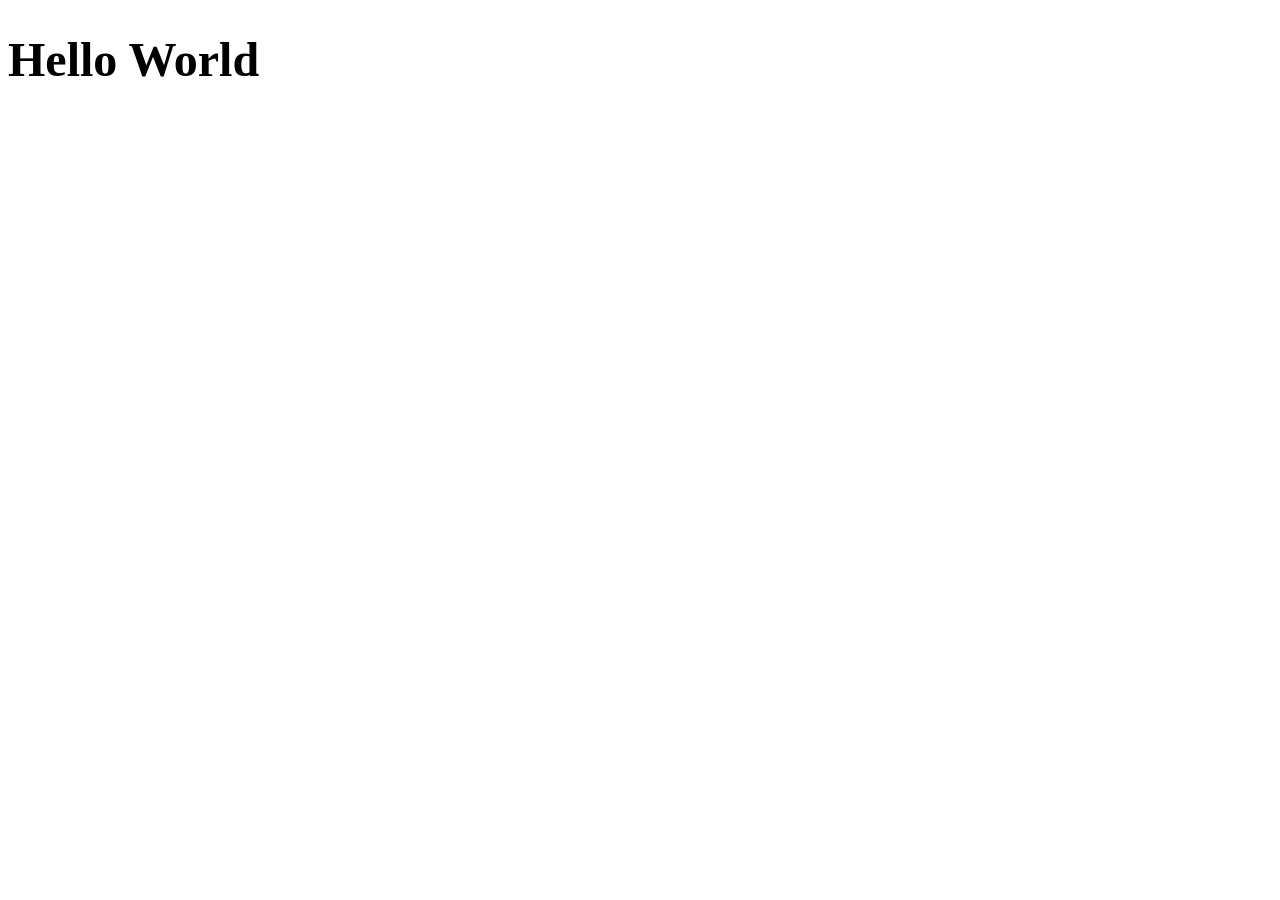
<file: client/index.html>
<!DOCTYPE html>
<html>

<head>
    <meta charset="utf-8" />
    <meta http-equiv="X-UA-Compatible" content="IE=edge">
    <title>sampleApp</title>
    <meta name="viewport" content="width=device-width, initial-scale=1">
    <link rel="stylesheet" type="text/css" media="screen" href="main.css" />
    <script src="main.js"></script>
    <style>
        h1 {
            font-size: 3rem;
            /* Increased font size */
        }
    </style>
</head>

<body>
    <h1>Hello World</h1>
</body>

</html>
</file>
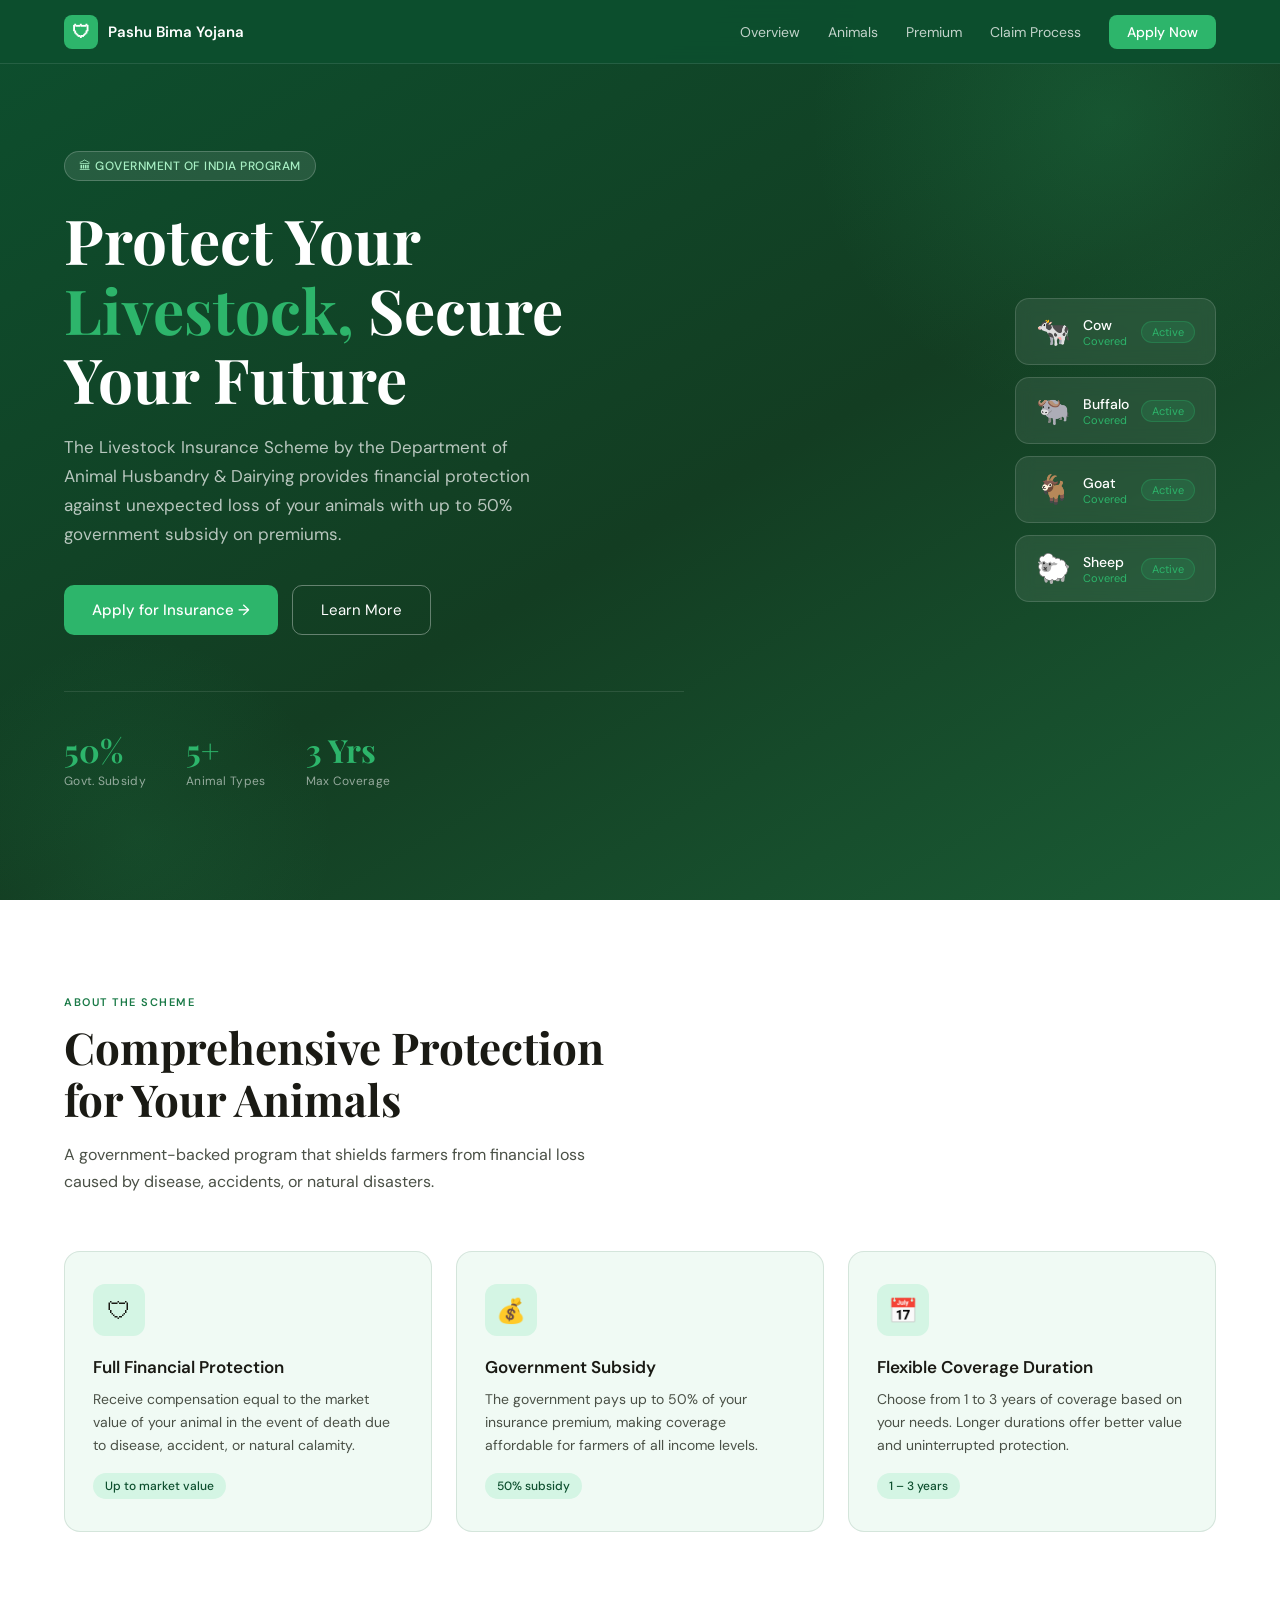
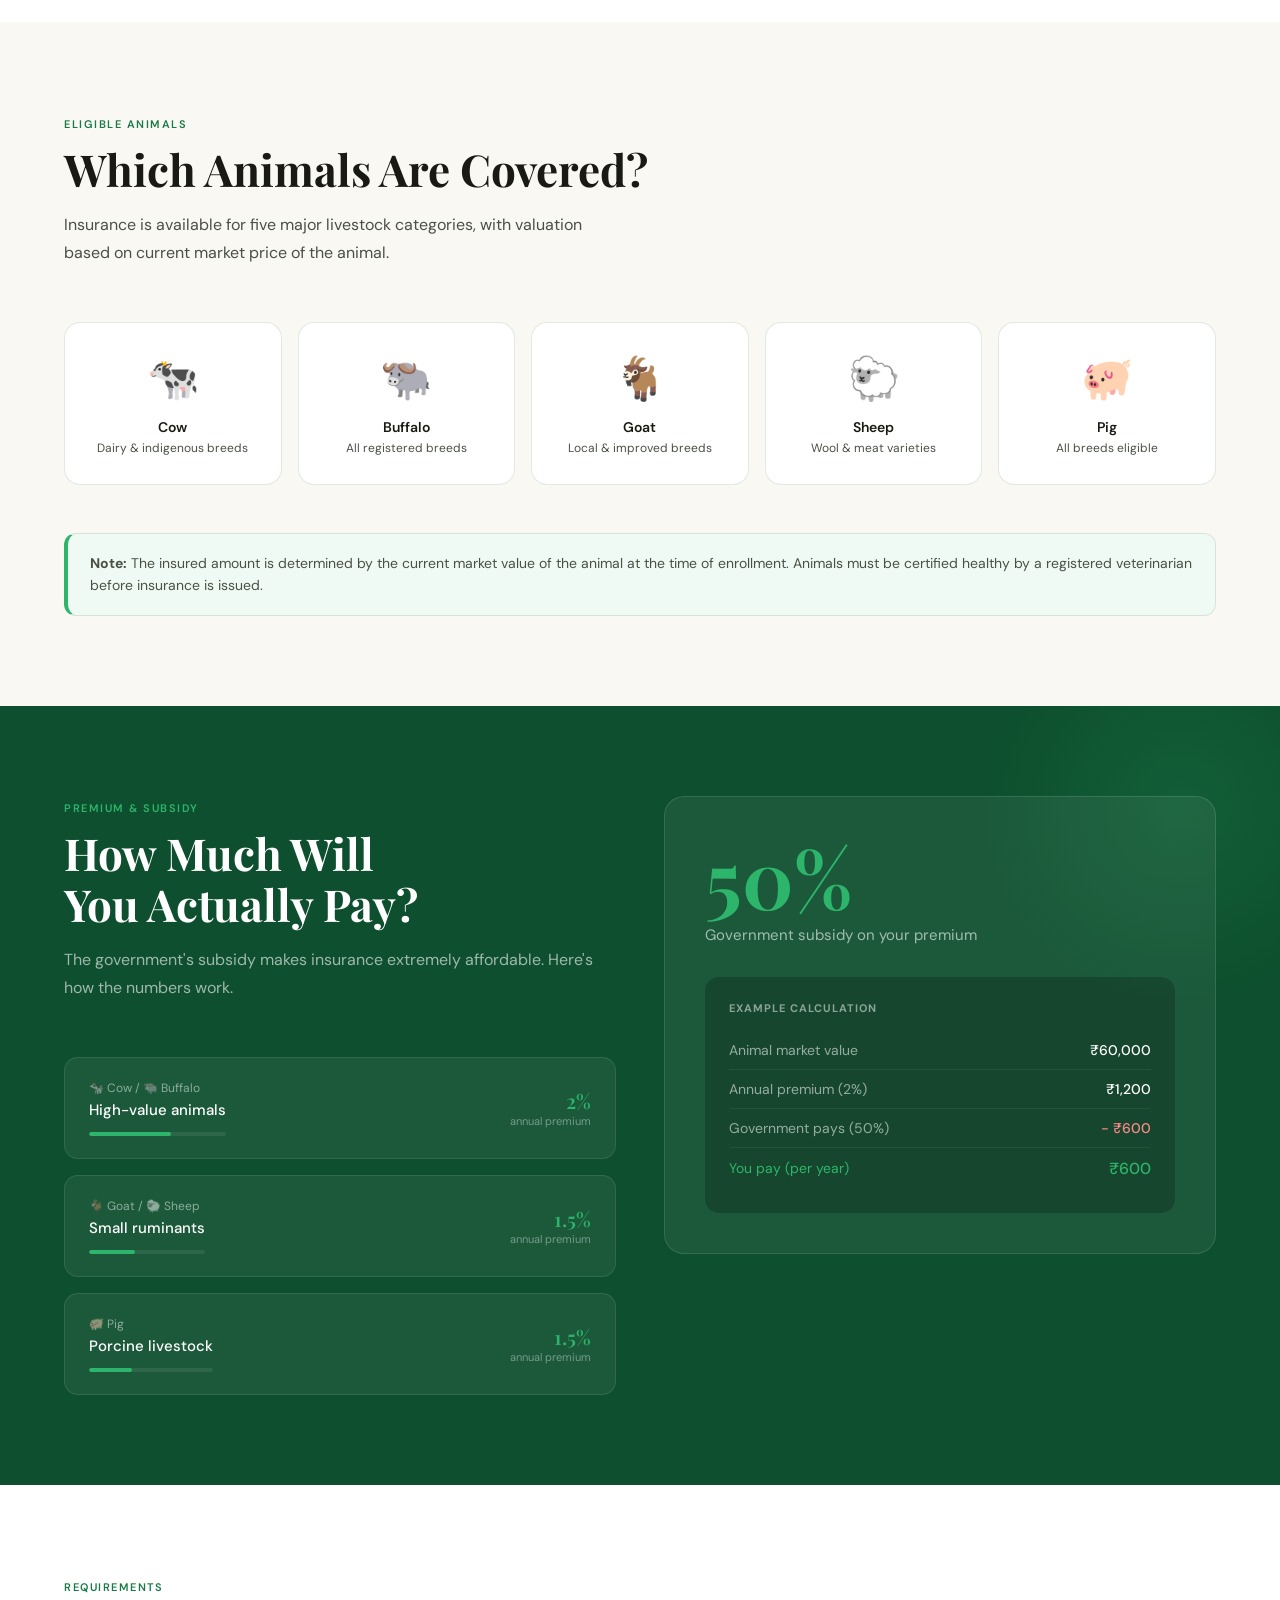
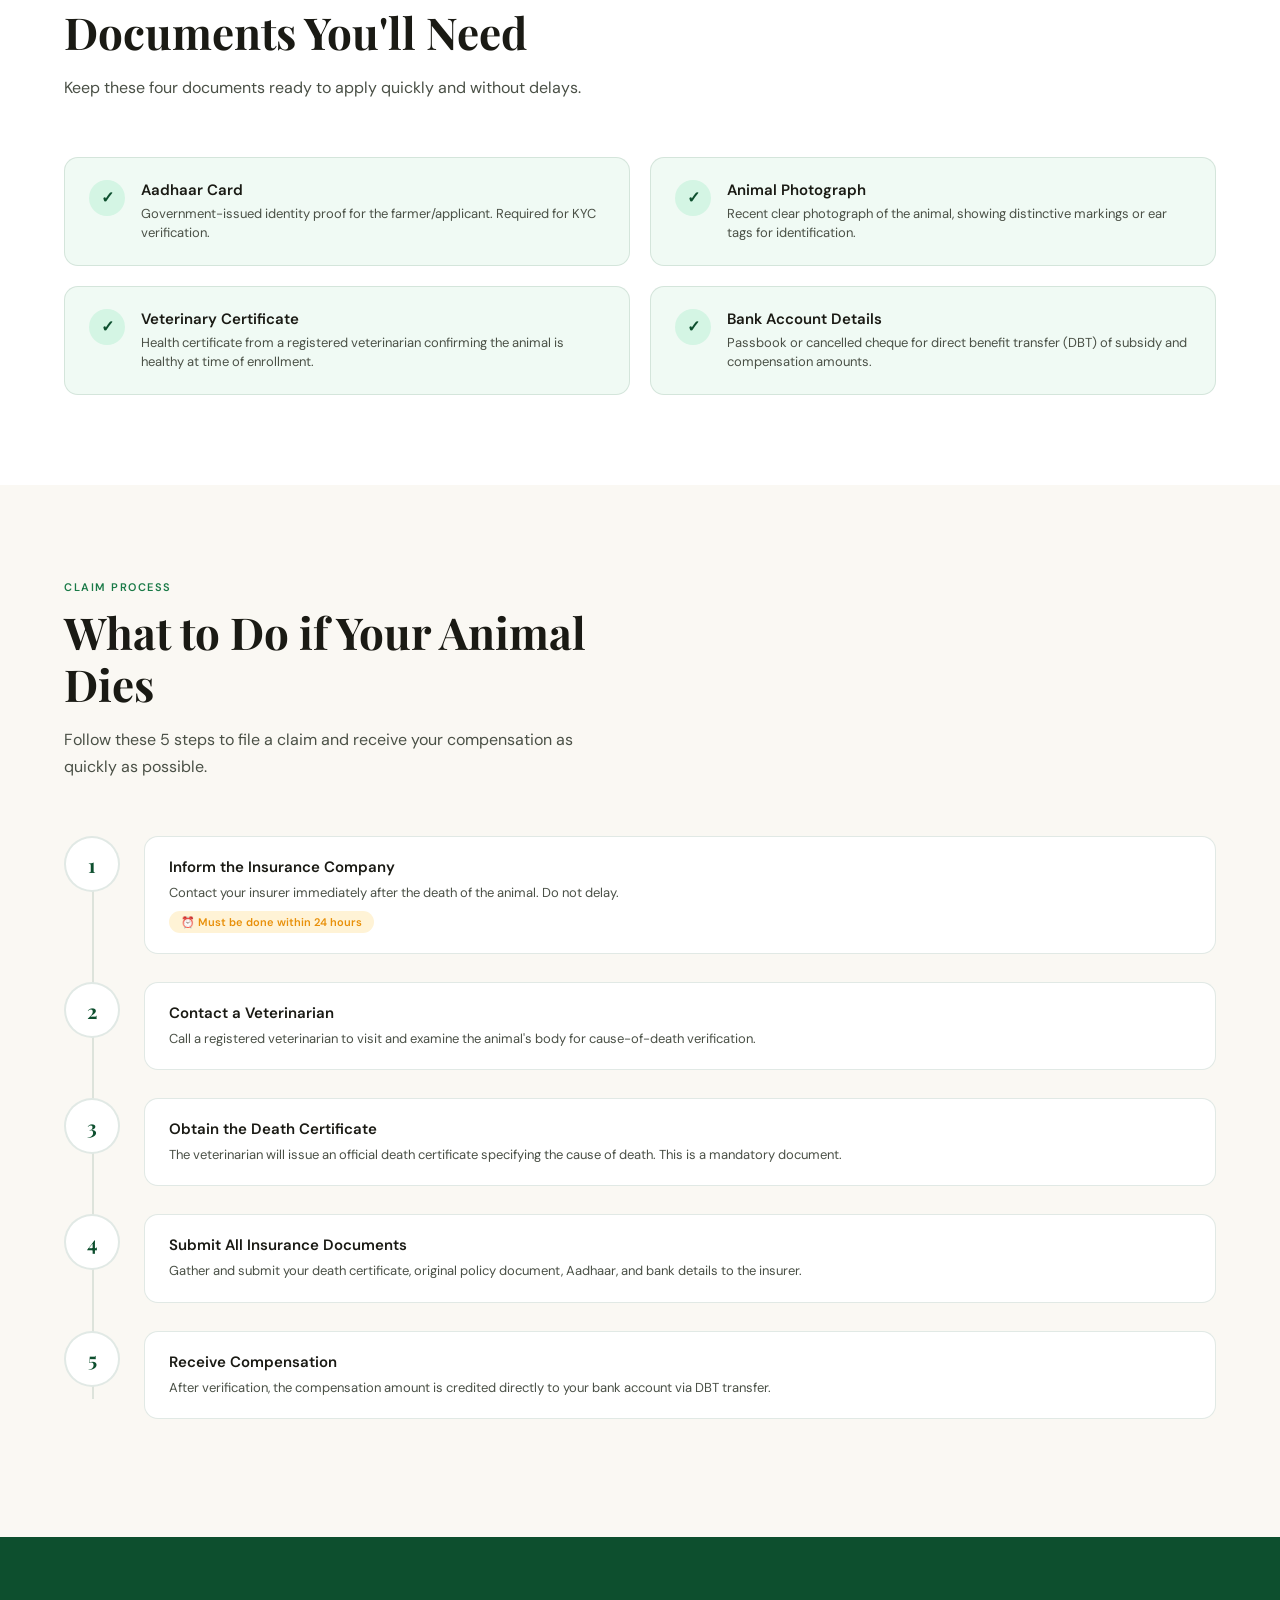
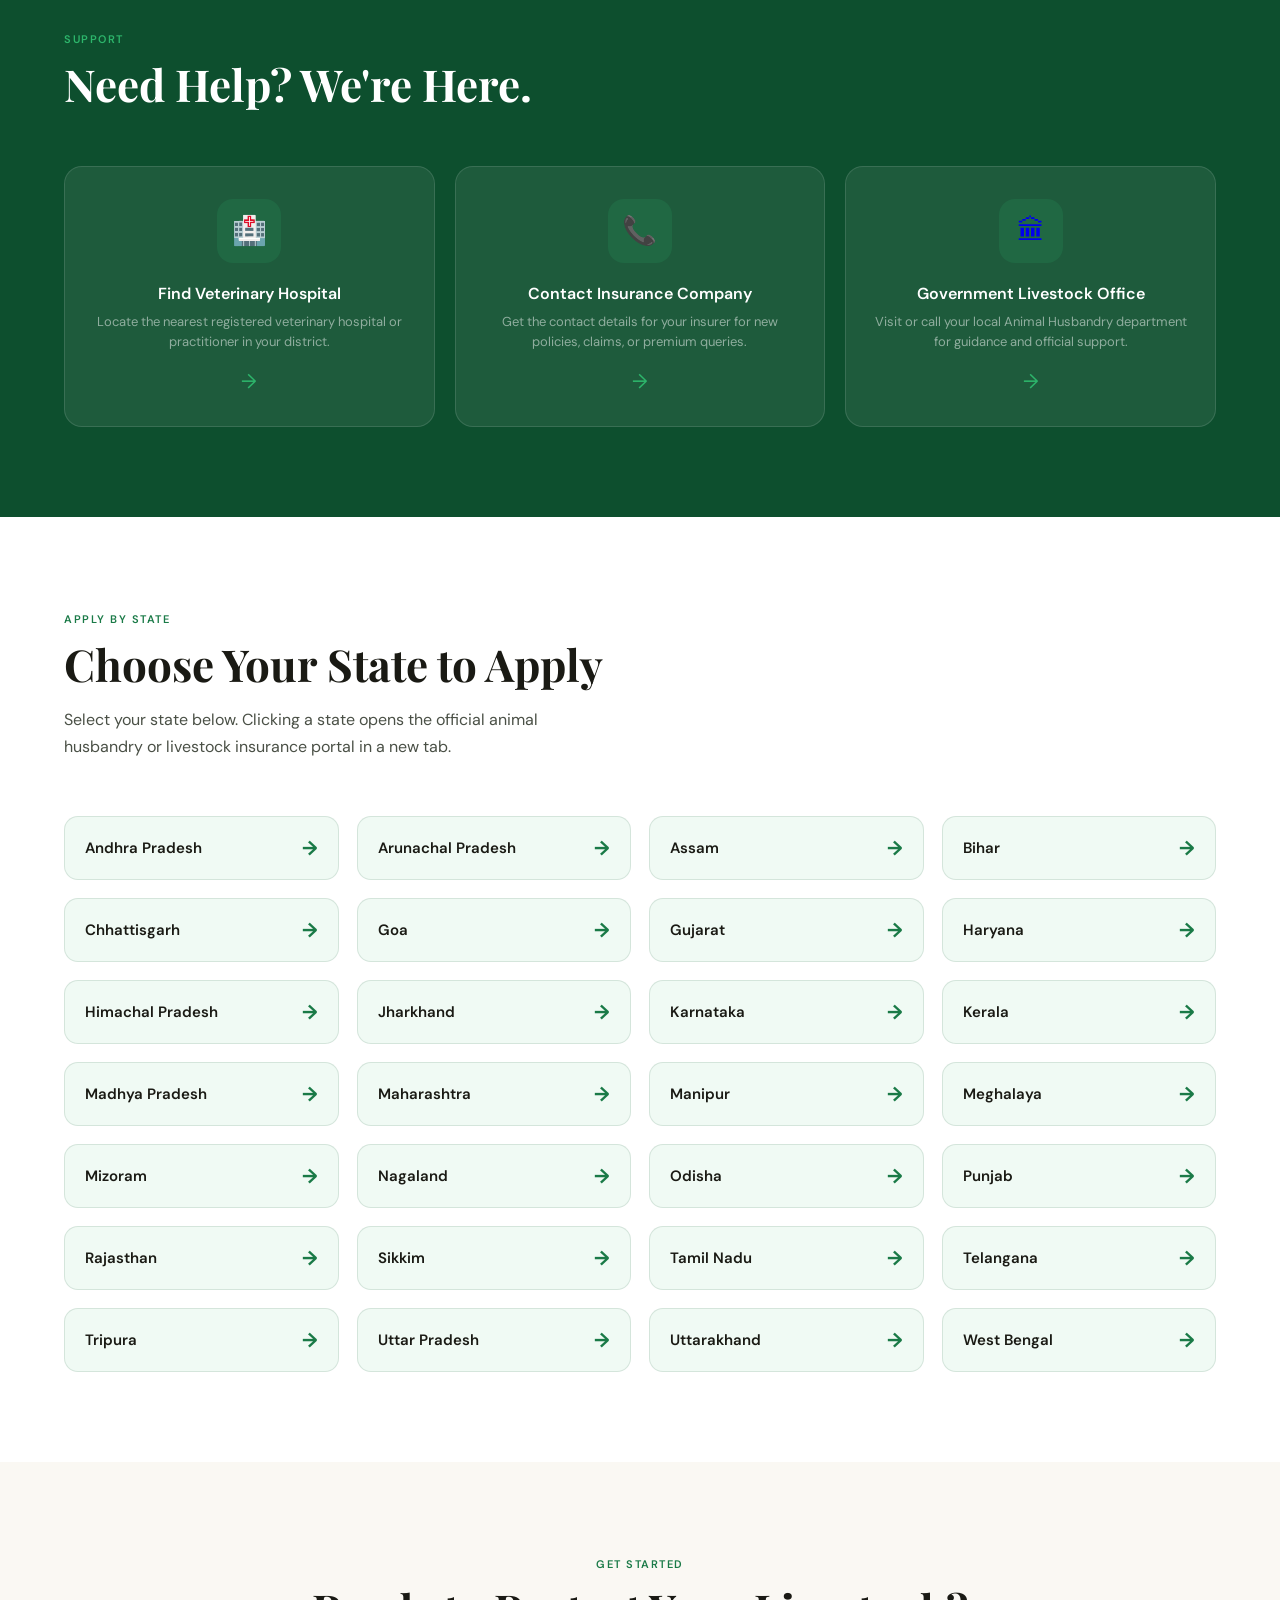
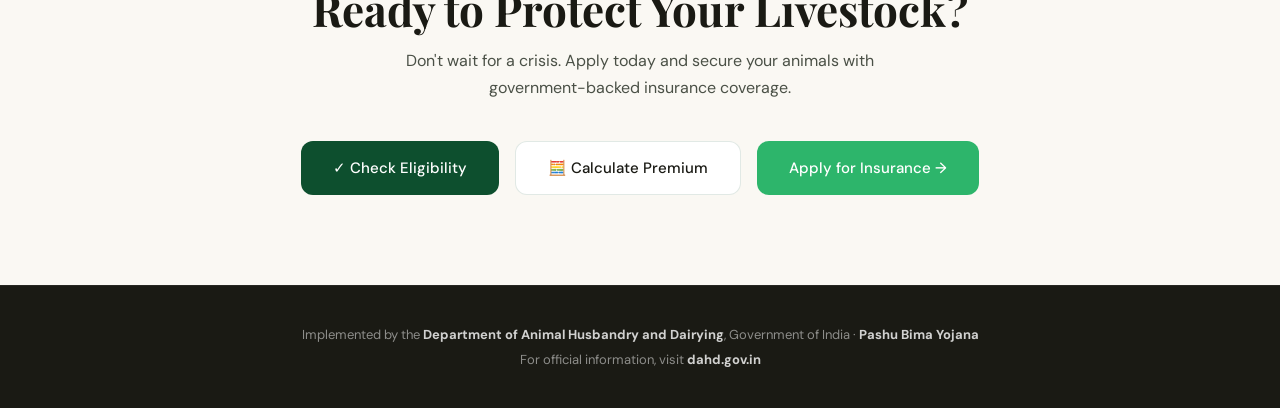
<file: templates/insurance.html>
<!DOCTYPE html>
<html lang="en">
<head>
<meta charset="UTF-8">
<meta name="viewport" content="width=device-width, initial-scale=1.0">
<title>Livestock Insurance Scheme – Department of Animal Husbandry</title>
<link href="https://fonts.googleapis.com/css2?family=Playfair+Display:wght@400;700&family=DM+Sans:wght@300;400;500;600&display=swap" rel="stylesheet">
<style>
  *, *::before, *::after { box-sizing: border-box; margin: 0; padding: 0; }

  :root {
    --green-dark: #0d4f2e;
    --green-mid: #1a7a47;
    --green-bright: #2db56b;
    --green-light: #d4f5e4;
    --green-pale: #f0faf4;
    --amber: #e8900a;
    --amber-light: #fff3d6;
    --red-soft: #e84545;
    --cream: #faf8f3;
    --ink: #1a1a14;
    --ink-muted: #4a5046;
    --white: #ffffff;
    --border: rgba(13,79,46,0.12);
  }

  html { scroll-behavior: smooth; }

  body {
    font-family: 'DM Sans', sans-serif;
    background: var(--cream);
    color: var(--ink);
    overflow-x: hidden;
  }

  nav {
    position: fixed; top: 0; left: 0; right: 0; z-index: 100;
    background: rgba(13,79,46,0.96);
    backdrop-filter: blur(12px);
    display: flex; align-items: center; justify-content: space-between;
    padding: 0 5%;
    height: 64px;
    border-bottom: 1px solid rgba(255,255,255,0.1);
  }
  .nav-logo {
    display: flex; align-items: center; gap: 10px;
    font-family: 'DM Sans', sans-serif;
    font-weight: 600; font-size: 15px; color: #fff; text-decoration: none;
  }
  .nav-logo-icon {
    width: 34px; height: 34px; background: var(--green-bright);
    border-radius: 8px; display: flex; align-items: center; justify-content: center;
    font-size: 18px;
  }
  .nav-links { display: flex; gap: 28px; list-style: none; }
  .nav-links a {
    color: rgba(255,255,255,0.75); text-decoration: none;
    font-size: 14px; font-weight: 400; transition: color 0.2s;
  }
  .nav-links a:hover { color: #fff; }
  .nav-cta {
    background: var(--green-bright); color: #fff !important;
    padding: 8px 18px; border-radius: 8px; font-weight: 500 !important;
  }

  .hero {
    min-height: 100vh;
    background: linear-gradient(150deg, var(--green-dark) 0%, #133d22 55%, #1a5c35 100%);
    display: flex; align-items: center;
    padding: 100px 5% 60px;
    position: relative; overflow: hidden;
  }
  .hero::before {
    content: '';
    position: absolute; top: -20%; right: -10%;
    width: 600px; height: 600px;
    background: radial-gradient(circle, rgba(45,181,107,0.18) 0%, transparent 70%);
    border-radius: 50%;
  }
  .hero::after {
    content: '';
    position: absolute; bottom: -15%; left: -5%;
    width: 400px; height: 400px;
    background: radial-gradient(circle, rgba(45,181,107,0.1) 0%, transparent 70%);
    border-radius: 50%;
  }
  .hero-content { max-width: 620px; position: relative; z-index: 2; }
  .hero-badge {
    display: inline-flex; align-items: center; gap: 8px;
    background: rgba(255,255,255,0.1); border: 1px solid rgba(255,255,255,0.2);
    color: #a8f0c4; padding: 6px 14px; border-radius: 20px;
    font-size: 12px; font-weight: 500; letter-spacing: 0.5px; text-transform: uppercase;
    margin-bottom: 24px;
  }
  .hero h1 {
    font-family: 'Playfair Display', serif;
    font-size: clamp(38px, 5vw, 62px);
    line-height: 1.12;
    color: #fff;
    margin-bottom: 20px;
  }
  .hero h1 span { color: var(--green-bright); }
  .hero-sub {
    font-size: 17px; color: rgba(255,255,255,0.7);
    line-height: 1.7; margin-bottom: 36px;
    max-width: 480px;
  }
  .hero-btns { display: flex; gap: 14px; flex-wrap: wrap; }
  .btn-primary {
    display: inline-flex; align-items: center; gap: 8px;
    background: var(--green-bright); color: #fff;
    padding: 14px 28px; border-radius: 10px;
    font-size: 15px; font-weight: 500; text-decoration: none;
    transition: transform 0.2s, box-shadow 0.2s;
  }
  .btn-primary:hover { transform: translateY(-2px); box-shadow: 0 8px 24px rgba(45,181,107,0.35); }
  .btn-outline {
    display: inline-flex; align-items: center; gap: 8px;
    background: transparent; color: #fff;
    border: 1.5px solid rgba(255,255,255,0.35);
    padding: 14px 28px; border-radius: 10px;
    font-size: 15px; font-weight: 400; text-decoration: none;
    transition: border-color 0.2s, background 0.2s;
  }
  .btn-outline:hover { border-color: rgba(255,255,255,0.7); background: rgba(255,255,255,0.06); }

  .hero-stats {
    display: flex; gap: 40px; margin-top: 56px;
    padding-top: 36px; border-top: 1px solid rgba(255,255,255,0.1);
  }
  .stat-item { text-align: left; }
  .stat-num { font-family: 'Playfair Display', serif; font-size: 32px; color: var(--green-bright); font-weight: 700; }
  .stat-label { font-size: 12px; color: rgba(255,255,255,0.55); margin-top: 2px; letter-spacing: 0.3px; }

  .hero-visual {
    position: absolute; right: 5%; top: 50%; transform: translateY(-50%);
    display: flex; flex-direction: column; gap: 12px; z-index: 2;
  }
  .animal-card {
    background: rgba(255,255,255,0.08);
    border: 1px solid rgba(255,255,255,0.14);
    border-radius: 14px; padding: 14px 20px;
    display: flex; align-items: center; gap: 12px;
    color: #fff; font-size: 14px;
    backdrop-filter: blur(8px);
    animation: floatIn 0.6s ease forwards;
    opacity: 0;
  }
  .animal-card:nth-child(1) { animation-delay: 0.2s; }
  .animal-card:nth-child(2) { animation-delay: 0.4s; }
  .animal-card:nth-child(3) { animation-delay: 0.6s; }
  .animal-card:nth-child(4) { animation-delay: 0.8s; }
  @keyframes floatIn {
    from { opacity: 0; transform: translateX(20px); }
    to { opacity: 1; transform: translateX(0); }
  }
  .animal-emoji { font-size: 28px; }
  .animal-info { display: flex; flex-direction: column; }
  .animal-name { font-weight: 500; }
  .animal-covered { font-size: 11px; color: var(--green-bright); }
  .coverage-badge {
    background: rgba(45,181,107,0.15);
    border: 1px solid rgba(45,181,107,0.3);
    border-radius: 20px; padding: 3px 10px;
    font-size: 11px; color: var(--green-bright);
    margin-left: auto;
  }

  section { padding: 90px 5%; }
  .section-label {
    display: inline-block;
    font-size: 11px; font-weight: 600; letter-spacing: 1.5px; text-transform: uppercase;
    color: var(--green-mid); margin-bottom: 12px;
  }
  .section-title {
    font-family: 'Playfair Display', serif;
    font-size: clamp(28px, 3.5vw, 44px);
    color: var(--ink); line-height: 1.18; margin-bottom: 16px;
  }
  .section-sub {
    font-size: 16px; color: var(--ink-muted); line-height: 1.7;
    max-width: 540px;
  }
  .section-header { margin-bottom: 56px; }

  .overview { background: var(--white); }
  .overview-grid {
    display: grid; grid-template-columns: 1fr 1fr 1fr; gap: 24px;
  }
  .overview-card {
    background: var(--green-pale);
    border: 1px solid var(--border);
    border-radius: 16px; padding: 32px 28px;
    transition: transform 0.25s, box-shadow 0.25s;
  }
  .overview-card:hover { transform: translateY(-4px); box-shadow: 0 16px 40px rgba(13,79,46,0.1); }
  .overview-icon {
    width: 52px; height: 52px; border-radius: 12px;
    background: var(--green-light); display: flex;
    align-items: center; justify-content: center;
    font-size: 24px; margin-bottom: 20px;
  }
  .overview-card h3 { font-size: 17px; font-weight: 600; color: var(--ink); margin-bottom: 10px; }
  .overview-card p { font-size: 14px; color: var(--ink-muted); line-height: 1.65; }
  .overview-card .tag {
    display: inline-block; margin-top: 16px;
    background: var(--green-light); color: var(--green-dark);
    padding: 5px 12px; border-radius: 20px; font-size: 12px; font-weight: 500;
  }

  .animals { background: var(--cream); }
  .animals-grid {
    display: grid; grid-template-columns: repeat(5, 1fr); gap: 16px;
    margin-bottom: 48px;
  }
  .animal-tile {
    background: var(--white);
    border: 1px solid var(--border);
    border-radius: 16px; padding: 28px 16px;
    text-align: center;
    transition: transform 0.2s, box-shadow 0.2s, border-color 0.2s;
    cursor: default;
  }
  .animal-tile:hover {
    transform: translateY(-4px);
    box-shadow: 0 12px 32px rgba(13,79,46,0.12);
    border-color: var(--green-bright);
  }
  .animal-tile .emoji { font-size: 42px; margin-bottom: 12px; display: block; }
  .animal-tile h3 { font-size: 14px; font-weight: 600; color: var(--ink); margin-bottom: 4px; }
  .animal-tile p { font-size: 12px; color: var(--ink-muted); }
  .animals-note {
    background: var(--green-pale);
    border: 1px solid var(--border);
    border-left: 4px solid var(--green-bright);
    border-radius: 12px; padding: 18px 22px;
    font-size: 14px; color: var(--ink-muted); line-height: 1.6;
  }

  .premium { background: var(--green-dark); position: relative; overflow: hidden; }
  .premium::before {
    content: ''; position: absolute; top: -100px; right: -100px;
    width: 400px; height: 400px;
    background: radial-gradient(circle, rgba(45,181,107,0.15) 0%, transparent 70%);
    border-radius: 50%; pointer-events: none;
  }
  .premium .section-label { color: var(--green-bright); }
  .premium .section-title { color: #fff; }
  .premium .section-sub { color: rgba(255,255,255,0.6); }
  .premium-layout { display: grid; grid-template-columns: 1fr 1fr; gap: 48px; align-items: start; }
  .premium-highlight {
    background: rgba(255,255,255,0.06);
    border: 1px solid rgba(255,255,255,0.12);
    border-radius: 20px; padding: 40px;
  }
  .subsidy-big {
    font-family: 'Playfair Display', serif;
    font-size: 80px; line-height: 1;
    color: var(--green-bright); font-weight: 700;
    margin-bottom: 8px;
  }
  .subsidy-label { color: rgba(255,255,255,0.6); font-size: 15px; margin-bottom: 32px; }
  .example-box {
    background: rgba(0,0,0,0.2); border-radius: 14px; padding: 24px;
  }
  .example-box h4 { color: rgba(255,255,255,0.5); font-size: 11px; text-transform: uppercase; letter-spacing: 1px; margin-bottom: 16px; }
  .example-row {
    display: flex; justify-content: space-between; align-items: center;
    padding: 10px 0; border-bottom: 1px solid rgba(255,255,255,0.06);
    font-size: 14px;
  }
  .example-row:last-child { border-bottom: none; }
  .example-row .label { color: rgba(255,255,255,0.55); }
  .example-row .value { color: #fff; font-weight: 500; }
  .example-row.govt .value { color: #ff8a8a; }
  .example-row.farmer .value { color: var(--green-bright); font-size: 16px; }
  .premium-tiers { display: flex; flex-direction: column; gap: 16px; }
  .tier-card {
    background: rgba(255,255,255,0.06);
    border: 1px solid rgba(255,255,255,0.1);
    border-radius: 14px; padding: 22px 24px;
    display: flex; justify-content: space-between; align-items: center;
  }
  .tier-info .tier-label { color: rgba(255,255,255,0.5); font-size: 12px; margin-bottom: 4px; }
  .tier-info .tier-animal { color: #fff; font-size: 15px; font-weight: 500; }
  .tier-value { text-align: right; }
  .tier-rate { color: var(--green-bright); font-size: 20px; font-weight: 600; font-family: 'Playfair Display', serif; }
  .tier-sub { color: rgba(255,255,255,0.4); font-size: 11px; }
  .tier-bar {
    width: 100%; height: 4px; background: rgba(255,255,255,0.08);
    border-radius: 2px; margin-top: 12px; overflow: hidden;
  }
  .tier-fill { height: 100%; background: var(--green-bright); border-radius: 2px; }

  .documents { background: var(--white); }
  .docs-grid { display: grid; grid-template-columns: 1fr 1fr; gap: 20px; }
  .doc-item {
    display: flex; align-items: flex-start; gap: 16px;
    background: var(--green-pale); border: 1px solid var(--border);
    border-radius: 14px; padding: 22px 24px;
  }
  .doc-check {
    width: 36px; height: 36px; border-radius: 50%;
    background: var(--green-light); flex-shrink: 0;
    display: flex; align-items: center; justify-content: center;
    color: var(--green-dark); font-size: 16px; font-weight: 700;
  }
  .doc-text h4 { font-size: 15px; font-weight: 600; color: var(--ink); margin-bottom: 4px; }
  .doc-text p { font-size: 13px; color: var(--ink-muted); line-height: 1.5; }

  .claim { background: var(--cream); }
  .claim-layout {
    display:grid;
    grid-template-columns:1fr 1fr;
    gap:80px;
    align-items:start;
  }
  .steps-track { position: relative; }
  .steps-track::before {
    content: ''; position: absolute; left: 28px; top: 20px; bottom: 20px;
    width: 2px; background: var(--border);
  }
  .step-item {
    display: flex; gap: 24px; margin-bottom: 28px; position: relative;
  }
  .step-num {
    width: 56px; height: 56px; border-radius: 50%;
    background: var(--white); border: 2px solid var(--border);
    flex-shrink: 0; display: flex; align-items: center; justify-content: center;
    font-family: 'Playfair Display', serif;
    font-size: 20px; font-weight: 700; color: var(--green-dark);
    position: relative; z-index: 1;
    transition: background 0.3s, border-color 0.3s;
  }
  .step-item:hover .step-num {
    background: var(--green-dark); color: #fff; border-color: var(--green-dark);
  }
  .step-body {
    background: var(--white); border: 1px solid var(--border);
    border-radius: 14px; padding: 20px 24px; flex: 1;
    transition: box-shadow 0.25s;
  }
  .step-item:hover .step-body { box-shadow: 0 8px 24px rgba(13,79,46,0.08); }
  .step-body h4 { font-size: 15px; font-weight: 600; color: var(--ink); margin-bottom: 6px; }
  .step-body p { font-size: 13px; color: var(--ink-muted); line-height: 1.55; }
  .step-alert {
    display: inline-flex; align-items: center; gap: 6px;
    background: var(--amber-light); color: var(--amber);
    border-radius: 20px; padding: 4px 12px;
    font-size: 11px; font-weight: 600; margin-top: 8px;
  }

  .help { background: var(--green-dark); }
  .help .section-label { color: var(--green-bright); }
  .help .section-title { color: #fff; }
  .help-cards { display: grid; grid-template-columns: 1fr 1fr 1fr; gap: 20px; }
  .help-card {
    background: rgba(255,255,255,0.07);
    border: 1px solid rgba(255,255,255,0.12);
    border-radius: 18px; padding: 32px 28px;
    text-align: center;
    transition: background 0.25s, transform 0.25s;
    cursor: pointer; text-decoration: none;
    display: block;
  }
  .help-card:hover { background: rgba(255,255,255,0.12); transform: translateY(-4px); }
  .help-card-icon {
    width: 64px; height: 64px; border-radius: 16px;
    background: rgba(45,181,107,0.15);
    margin: 0 auto 20px;
    display: flex; align-items: center; justify-content: center;
    font-size: 28px;
  }
  .help-card h3 { color: #fff; font-size: 16px; font-weight: 600; margin-bottom: 8px; }
  .help-card p { color: rgba(255,255,255,0.5); font-size: 13px; line-height: 1.55; }
  .help-card .help-arrow {
    display: inline-block; margin-top: 16px;
    color: var(--green-bright); font-size: 20px;
    transition: transform 0.2s;
  }
  .help-card:hover .help-arrow { transform: translateX(4px); }

  .cta-section {
    background: var(--cream); padding: 90px 5%;
    text-align: center;
  }
  .apply-states {
    background: var(--white);
  }
  .state-grid {
    display: grid;
    grid-template-columns: repeat(auto-fit, minmax(240px, 1fr));
    gap: 18px;
    margin-top: 16px;
  }
  .state-link {
    display: flex;
    align-items: center;
    justify-content: space-between;
    gap: 12px;
    padding: 18px 20px;
    background: var(--green-pale);
    border: 1px solid var(--border);
    border-radius: 14px;
    text-decoration: none;
    color: var(--ink);
    transition: transform 0.2s, box-shadow 0.2s, border-color 0.2s;
  }
  .state-link:hover {
    transform: translateY(-3px);
    box-shadow: 0 12px 32px rgba(13,79,46,0.10);
    border-color: var(--green-bright);
  }
  .state-name {
    font-size: 15px;
    font-weight: 600;
    color: var(--ink);
  }
  .state-arrow {
    color: var(--green-mid);
    font-size: 20px;
    font-weight: 700;
  }
  .cta-section .section-title { color: var(--ink); margin-bottom: 12px; }
  .cta-section .section-sub {
    margin: 0 auto 40px; text-align: center;
  }
  .cta-buttons { display: flex; gap: 16px; justify-content: center; flex-wrap: wrap; }
  .cta-btn {
    display: inline-flex; align-items: center; gap: 10px;
    padding: 16px 32px; border-radius: 12px;
    font-size: 15px; font-weight: 500; text-decoration: none;
    transition: transform 0.2s, box-shadow 0.2s;
  }
  .cta-btn.primary {
    background: var(--green-dark); color: #fff;
  }
  .cta-btn.primary:hover { transform: translateY(-2px); box-shadow: 0 10px 28px rgba(13,79,46,0.25); }
  .cta-btn.secondary {
    background: var(--white); color: var(--ink);
    border: 1.5px solid var(--border);
  }
  .cta-btn.secondary:hover { transform: translateY(-2px); box-shadow: 0 8px 20px rgba(0,0,0,0.06); }
  .cta-btn.accent {
    background: var(--green-bright); color: #fff;
  }
  .cta-btn.accent:hover { transform: translateY(-2px); box-shadow: 0 10px 28px rgba(45,181,107,0.35); }

  footer {
    background: var(--ink); color: rgba(255,255,255,0.5);
    padding: 40px 5%; text-align: center; font-size: 13px;
    border-top: 1px solid rgba(255,255,255,0.06);
  }
  footer strong { color: rgba(255,255,255,0.8); }

  .fade-up {
    opacity: 0; transform: translateY(20px);
    transition: opacity 0.6s ease, transform 0.6s ease;
  }
  .fade-up.visible { opacity: 1; transform: translateY(0); }

  @media (max-width: 900px) {
    .hero-visual { display: none; }
    .overview-grid { grid-template-columns: 1fr; }
    .animals-grid { grid-template-columns: repeat(3, 1fr); }
    .premium-layout { grid-template-columns: 1fr; }
    .docs-grid { grid-template-columns: 1fr; }
    .help-cards { grid-template-columns: 1fr; }
    .hero-stats { gap: 24px; }
    nav { padding: 0 4%; }
    .nav-links { display: none; }
    .claim-layout { grid-template-columns: 1fr; gap: 32px; }
  }

  @media (max-width: 640px) {
    section { padding: 72px 5%; }
    .animals-grid { grid-template-columns: repeat(2, 1fr); }
    .hero-stats { flex-wrap: wrap; }
    .hero-btns { flex-direction: column; align-items: flex-start; }
    .btn-primary, .btn-outline { width: 100%; justify-content: center; }
  }
</style>
</head>
<body>

<nav>
  <a href="{{ url_for('home') }}" class="nav-logo">
    <div class="nav-logo-icon">🛡</div>
    <span>Pashu Bima Yojana</span>
  </a>
  <ul class="nav-links">
    <li><a href="#overview">Overview</a></li>
    <li><a href="#animals">Animals</a></li>
    <li><a href="#premium">Premium</a></li>
    <li><a href="#claim">Claim Process</a></li>
    <li><a href="#apply" class="nav-cta">Apply Now</a></li>
  </ul>
</nav>

<section class="hero" id="home">
  <div class="hero-content fade-up visible">
    <div class="hero-badge">
      🏛 Government of India Program
    </div>
    <h1>Protect Your <span>Livestock,</span> Secure Your Future</h1>
    <p class="hero-sub">The Livestock Insurance Scheme by the Department of Animal Husbandry & Dairying provides financial protection against unexpected loss of your animals with up to 50% government subsidy on premiums.</p>
    <div class="hero-btns">
      <a href="#apply" class="btn-primary">Apply for Insurance →</a>
      <a href="#overview" class="btn-outline">Learn More</a>
    </div>
    <div class="hero-stats">
      <div class="stat-item">
        <div class="stat-num">50%</div>
        <div class="stat-label">Govt. Subsidy</div>
      </div>
      <div class="stat-item">
        <div class="stat-num">5+</div>
        <div class="stat-label">Animal Types</div>
      </div>
      <div class="stat-item">
        <div class="stat-num">3 Yrs</div>
        <div class="stat-label">Max Coverage</div>
      </div>
    </div>
  </div>

  <div class="hero-visual">
    <div class="animal-card">
      <span class="animal-emoji">🐄</span>
      <div class="animal-info">
        <span class="animal-name">Cow</span>
        <span class="animal-covered">Covered</span>
      </div>
      <span class="coverage-badge">Active</span>
    </div>
    <div class="animal-card">
      <span class="animal-emoji">🐃</span>
      <div class="animal-info">
        <span class="animal-name">Buffalo</span>
        <span class="animal-covered">Covered</span>
      </div>
      <span class="coverage-badge">Active</span>
    </div>
    <div class="animal-card">
      <span class="animal-emoji">🐐</span>
      <div class="animal-info">
        <span class="animal-name">Goat</span>
        <span class="animal-covered">Covered</span>
      </div>
      <span class="coverage-badge">Active</span>
    </div>
    <div class="animal-card">
      <span class="animal-emoji">🐑</span>
      <div class="animal-info">
        <span class="animal-name">Sheep</span>
        <span class="animal-covered">Covered</span>
      </div>
      <span class="coverage-badge">Active</span>
    </div>
  </div>
</section>

<section class="overview" id="overview">
  <div class="section-header fade-up">
    <span class="section-label">About the Scheme</span>
    <h2 class="section-title">Comprehensive Protection<br>for Your Animals</h2>
    <p class="section-sub">A government-backed program that shields farmers from financial loss caused by disease, accidents, or natural disasters.</p>
  </div>
  <div class="overview-grid">
    <div class="overview-card fade-up">
      <div class="overview-icon">🛡</div>
      <h3>Full Financial Protection</h3>
      <p>Receive compensation equal to the market value of your animal in the event of death due to disease, accident, or natural calamity.</p>
      <span class="tag">Up to market value</span>
    </div>
    <div class="overview-card fade-up">
      <div class="overview-icon">💰</div>
      <h3>Government Subsidy</h3>
      <p>The government pays up to 50% of your insurance premium, making coverage affordable for farmers of all income levels.</p>
      <span class="tag">50% subsidy</span>
    </div>
    <div class="overview-card fade-up">
      <div class="overview-icon">📅</div>
      <h3>Flexible Coverage Duration</h3>
      <p>Choose from 1 to 3 years of coverage based on your needs. Longer durations offer better value and uninterrupted protection.</p>
      <span class="tag">1 – 3 years</span>
    </div>
  </div>
</section>

<section class="animals" id="animals">
  <div class="section-header fade-up">
    <span class="section-label">Eligible Animals</span>
    <h2 class="section-title">Which Animals Are Covered?</h2>
    <p class="section-sub">Insurance is available for five major livestock categories, with valuation based on current market price of the animal.</p>
  </div>
  <div class="animals-grid fade-up">
    <div class="animal-tile">
      <span class="emoji">🐄</span>
      <h3>Cow</h3>
      <p>Dairy & indigenous breeds</p>
    </div>
    <div class="animal-tile">
      <span class="emoji">🐃</span>
      <h3>Buffalo</h3>
      <p>All registered breeds</p>
    </div>
    <div class="animal-tile">
      <span class="emoji">🐐</span>
      <h3>Goat</h3>
      <p>Local & improved breeds</p>
    </div>
    <div class="animal-tile">
      <span class="emoji">🐑</span>
      <h3>Sheep</h3>
      <p>Wool & meat varieties</p>
    </div>
    <div class="animal-tile">
      <span class="emoji">🐖</span>
      <h3>Pig</h3>
      <p>All breeds eligible</p>
    </div>
  </div>
  <div class="animals-note fade-up">
    <strong>Note:</strong> The insured amount is determined by the current market value of the animal at the time of enrollment. Animals must be certified healthy by a registered veterinarian before insurance is issued.
  </div>
</section>

<section class="premium" id="premium">
  <div class="premium-layout">
    <div>
      <div class="section-header fade-up">
        <span class="section-label">Premium & Subsidy</span>
        <h2 class="section-title" style="color:#fff;">How Much Will<br>You Actually Pay?</h2>
        <p class="section-sub" style="color:rgba(255,255,255,0.6);">The government's subsidy makes insurance extremely affordable. Here's how the numbers work.</p>
      </div>
      <div class="premium-tiers fade-up">
        <div class="tier-card">
          <div class="tier-info">
            <div class="tier-label">🐄 Cow / 🐃 Buffalo</div>
            <div class="tier-animal">High-value animals</div>
            <div class="tier-bar"><div class="tier-fill" style="width:60%"></div></div>
          </div>
          <div class="tier-value">
            <div class="tier-rate">2%</div>
            <div class="tier-sub">annual premium</div>
          </div>
        </div>
        <div class="tier-card">
          <div class="tier-info">
            <div class="tier-label">🐐 Goat / 🐑 Sheep</div>
            <div class="tier-animal">Small ruminants</div>
            <div class="tier-bar"><div class="tier-fill" style="width:40%"></div></div>
          </div>
          <div class="tier-value">
            <div class="tier-rate">1.5%</div>
            <div class="tier-sub">annual premium</div>
          </div>
        </div>
        <div class="tier-card">
          <div class="tier-info">
            <div class="tier-label">🐖 Pig</div>
            <div class="tier-animal">Porcine livestock</div>
            <div class="tier-bar"><div class="tier-fill" style="width:35%"></div></div>
          </div>
          <div class="tier-value">
            <div class="tier-rate">1.5%</div>
            <div class="tier-sub">annual premium</div>
          </div>
        </div>
      </div>
    </div>
    <div class="premium-highlight fade-up">
      <div class="subsidy-big">50%</div>
      <div class="subsidy-label">Government subsidy on your premium</div>
      <div class="example-box">
        <h4>Example Calculation</h4>
        <div class="example-row">
          <span class="label">Animal market value</span>
          <span class="value">₹60,000</span>
        </div>
        <div class="example-row">
          <span class="label">Annual premium (2%)</span>
          <span class="value">₹1,200</span>
        </div>
        <div class="example-row govt">
          <span class="label">Government pays (50%)</span>
          <span class="value">− ₹600</span>
        </div>
        <div class="example-row farmer">
          <span class="label" style="color: var(--green-bright);">You pay (per year)</span>
          <span class="value">₹600</span>
        </div>
      </div>
    </div>
  </div>
</section>

<section class="documents" id="documents">
  <div class="section-header fade-up">
    <span class="section-label">Requirements</span>
    <h2 class="section-title">Documents You'll Need</h2>
    <p class="section-sub">Keep these four documents ready to apply quickly and without delays.</p>
  </div>
  <div class="docs-grid fade-up">
    <div class="doc-item">
      <div class="doc-check">✓</div>
      <div class="doc-text">
        <h4>Aadhaar Card</h4>
        <p>Government-issued identity proof for the farmer/applicant. Required for KYC verification.</p>
      </div>
    </div>
    <div class="doc-item">
      <div class="doc-check">✓</div>
      <div class="doc-text">
        <h4>Animal Photograph</h4>
        <p>Recent clear photograph of the animal, showing distinctive markings or ear tags for identification.</p>
      </div>
    </div>
    <div class="doc-item">
      <div class="doc-check">✓</div>
      <div class="doc-text">
        <h4>Veterinary Certificate</h4>
        <p>Health certificate from a registered veterinarian confirming the animal is healthy at time of enrollment.</p>
      </div>
    </div>
    <div class="doc-item">
      <div class="doc-check">✓</div>
      <div class="doc-text">
        <h4>Bank Account Details</h4>
        <p>Passbook or cancelled cheque for direct benefit transfer (DBT) of subsidy and compensation amounts.</p>
      </div>
    </div>
  </div>
</section>

<section class="claim" id="claim">
  <div class="claim-layout">
    <div>
      <div class="section-header fade-up">
        <span class="section-label">Claim Process</span>
        <h2 class="section-title">What to Do if Your Animal Dies</h2>
        <p class="section-sub">Follow these 5 steps to file a claim and receive your compensation as quickly as possible.</p>
      </div>
    </div>
    <div></div>
  </div>
  <div class="steps-track fade-up">
    <div class="step-item">
      <div class="step-num">1</div>
      <div class="step-body">
        <h4>Inform the Insurance Company</h4>
        <p>Contact your insurer immediately after the death of the animal. Do not delay.</p>
        <span class="step-alert">⏰ Must be done within 24 hours</span>
      </div>
    </div>
    <div class="step-item">
      <div class="step-num">2</div>
      <div class="step-body">
        <h4>Contact a Veterinarian</h4>
        <p>Call a registered veterinarian to visit and examine the animal's body for cause-of-death verification.</p>
      </div>
    </div>
    <div class="step-item">
      <div class="step-num">3</div>
      <div class="step-body">
        <h4>Obtain the Death Certificate</h4>
        <p>The veterinarian will issue an official death certificate specifying the cause of death. This is a mandatory document.</p>
      </div>
    </div>
    <div class="step-item">
      <div class="step-num">4</div>
      <div class="step-body">
        <h4>Submit All Insurance Documents</h4>
        <p>Gather and submit your death certificate, original policy document, Aadhaar, and bank details to the insurer.</p>
      </div>
    </div>
    <div class="step-item">
      <div class="step-num">5</div>
      <div class="step-body">
        <h4>Receive Compensation</h4>
        <p>After verification, the compensation amount is credited directly to your bank account via DBT transfer.</p>
      </div>
    </div>
  </div>
</section>

<section class="help" id="help">
  <div class="section-header fade-up">
    <span class="section-label">Support</span>
    <h2 class="section-title">Need Help? We're Here.</h2>
  </div>
  <div class="help-cards fade-up">
    <a href="#" class="help-card">
      <div class="help-card-icon">🏥</div>
      <h3>Find Veterinary Hospital</h3>
      <p>Locate the nearest registered veterinary hospital or practitioner in your district.</p>
      <span class="help-arrow">→</span>
    </a>
    <a href="#" class="help-card">
      <div class="help-card-icon">📞</div>
      <h3>Contact Insurance Company</h3>
      <p>Get the contact details for your insurer for new policies, claims, or premium queries.</p>
      <span class="help-arrow">→</span>
    </a>
    <a href="#" class="help-card">
      <div class="help-card-icon">🏛</div>
      <h3>Government Livestock Office</h3>
      <p>Visit or call your local Animal Husbandry department for guidance and official support.</p>
      <span class="help-arrow">→</span>
    </a>
  </div>
</section>

<section class="apply-states" id="apply">
  <div class="section-header fade-up">
    <span class="section-label">Apply by State</span>
    <h2 class="section-title">Choose Your State to Apply</h2>
    <p class="section-sub">Select your state below. Clicking a state opens the official animal husbandry or livestock insurance portal in a new tab.</p>
  </div>
  <div class="state-grid fade-up">
    <a class="state-link" href="https://ahd.ap.gov.in" target="_blank" rel="noopener noreferrer"><span class="state-name">Andhra Pradesh</span><span class="state-arrow">→</span></a>
    <a class="state-link" href="https://arunachalpradesh.gov.in" target="_blank" rel="noopener noreferrer"><span class="state-name">Arunachal Pradesh</span><span class="state-arrow">→</span></a>
    <a class="state-link" href="https://animalhusbandry.assam.gov.in" target="_blank" rel="noopener noreferrer"><span class="state-name">Assam</span><span class="state-arrow">→</span></a>
    <a class="state-link" href="https://state.bihar.gov.in/ahd" target="_blank" rel="noopener noreferrer"><span class="state-name">Bihar</span><span class="state-arrow">→</span></a>
    <a class="state-link" href="https://cgstate.gov.in" target="_blank" rel="noopener noreferrer"><span class="state-name">Chhattisgarh</span><span class="state-arrow">→</span></a>
    <a class="state-link" href="https://ahd.goa.gov.in" target="_blank" rel="noopener noreferrer"><span class="state-name">Goa</span><span class="state-arrow">→</span></a>
    <a class="state-link" href="https://ahd.gujarat.gov.in" target="_blank" rel="noopener noreferrer"><span class="state-name">Gujarat</span><span class="state-arrow">→</span></a>
    <a class="state-link" href="https://animalhusbandryhry.gov.in" target="_blank" rel="noopener noreferrer"><span class="state-name">Haryana</span><span class="state-arrow">→</span></a>
    <a class="state-link" href="https://hpagrisnet.gov.in" target="_blank" rel="noopener noreferrer"><span class="state-name">Himachal Pradesh</span><span class="state-arrow">→</span></a>
    <a class="state-link" href="https://ahd.jharkhand.gov.in" target="_blank" rel="noopener noreferrer"><span class="state-name">Jharkhand</span><span class="state-arrow">→</span></a>
    <a class="state-link" href="https://ahvs.karnataka.gov.in" target="_blank" rel="noopener noreferrer"><span class="state-name">Karnataka</span><span class="state-arrow">→</span></a>
    <a class="state-link" href="https://ahd.kerala.gov.in" target="_blank" rel="noopener noreferrer"><span class="state-name">Kerala</span><span class="state-arrow">→</span></a>
    <a class="state-link" href="https://mpdah.gov.in" target="_blank" rel="noopener noreferrer"><span class="state-name">Madhya Pradesh</span><span class="state-arrow">→</span></a>
    <a class="state-link" href="https://ahd.maharashtra.gov.in" target="_blank" rel="noopener noreferrer"><span class="state-name">Maharashtra</span><span class="state-arrow">→</span></a>
    <a class="state-link" href="https://vetymanipur.nic.in" target="_blank" rel="noopener noreferrer"><span class="state-name">Manipur</span><span class="state-arrow">→</span></a>
    <a class="state-link" href="https://megahvt.gov.in" target="_blank" rel="noopener noreferrer"><span class="state-name">Meghalaya</span><span class="state-arrow">→</span></a>
    <a class="state-link" href="https://ahvety.mizoram.gov.in" target="_blank" rel="noopener noreferrer"><span class="state-name">Mizoram</span><span class="state-arrow">→</span></a>
    <a class="state-link" href="https://ahvety.nagaland.gov.in" target="_blank" rel="noopener noreferrer"><span class="state-name">Nagaland</span><span class="state-arrow">→</span></a>
    <a class="state-link" href="https://ahodisha.nic.in" target="_blank" rel="noopener noreferrer"><span class="state-name">Odisha</span><span class="state-arrow">→</span></a>
    <a class="state-link" href="https://animalhusbandry.punjab.gov.in" target="_blank" rel="noopener noreferrer"><span class="state-name">Punjab</span><span class="state-arrow">→</span></a>
    <a class="state-link" href="https://animalhusbandry.rajasthan.gov.in" target="_blank" rel="noopener noreferrer"><span class="state-name">Rajasthan</span><span class="state-arrow">→</span></a>
    <a class="state-link" href="https://sikkim.gov.in" target="_blank" rel="noopener noreferrer"><span class="state-name">Sikkim</span><span class="state-arrow">→</span></a>
    <a class="state-link" href="https://tnanimalhusbandry.tn.gov.in" target="_blank" rel="noopener noreferrer"><span class="state-name">Tamil Nadu</span><span class="state-arrow">→</span></a>
    <a class="state-link" href="https://ahd.telangana.gov.in" target="_blank" rel="noopener noreferrer"><span class="state-name">Telangana</span><span class="state-arrow">→</span></a>
    <a class="state-link" href="https://animalresources.tripura.gov.in" target="_blank" rel="noopener noreferrer"><span class="state-name">Tripura</span><span class="state-arrow">→</span></a>
    <a class="state-link" href="http://www.animalhusb.upsdc.gov.in" target="_blank" rel="noopener noreferrer"><span class="state-name">Uttar Pradesh</span><span class="state-arrow">→</span></a>
    <a class="state-link" href="https://animalhusbandry.uk.gov.in" target="_blank" rel="noopener noreferrer"><span class="state-name">Uttarakhand</span><span class="state-arrow">→</span></a>
    <a class="state-link" href="https://ahd.wb.gov.in" target="_blank" rel="noopener noreferrer"><span class="state-name">West Bengal</span><span class="state-arrow">→</span></a>
  </div>
</section>

<section class="cta-section" id="apply-actions">
  <span class="section-label">Get Started</span>
  <h2 class="section-title">Ready to Protect Your Livestock?</h2>
  <p class="section-sub">Don't wait for a crisis. Apply today and secure your animals with government-backed insurance coverage.</p>
  <div class="cta-buttons">
    <a href="#overview" class="cta-btn primary">✓ Check Eligibility</a>
    <a href="#premium" class="cta-btn secondary">🧮 Calculate Premium</a>
    <a href="#apply" class="cta-btn accent">Apply for Insurance →</a>
  </div>
</section>

<footer>
  <p>Implemented by the <strong>Department of Animal Husbandry and Dairying</strong>, Government of India · <strong>Pashu Bima Yojana</strong></p>
  <p style="margin-top:8px;">For official information, visit <strong>dahd.gov.in</strong></p>
</footer>

<script>
  const observer = new IntersectionObserver((entries) => {
    entries.forEach(entry => {
      if (entry.isIntersecting) {
        entry.target.classList.add('visible');
      }
    });
  }, { threshold: 0.12 });

  document.querySelectorAll('.fade-up').forEach(el => observer.observe(el));
</script>
</body>
</html>
</file>
<file: client/main.css>
/* LET THE STYLING BEGIN */
</file>
